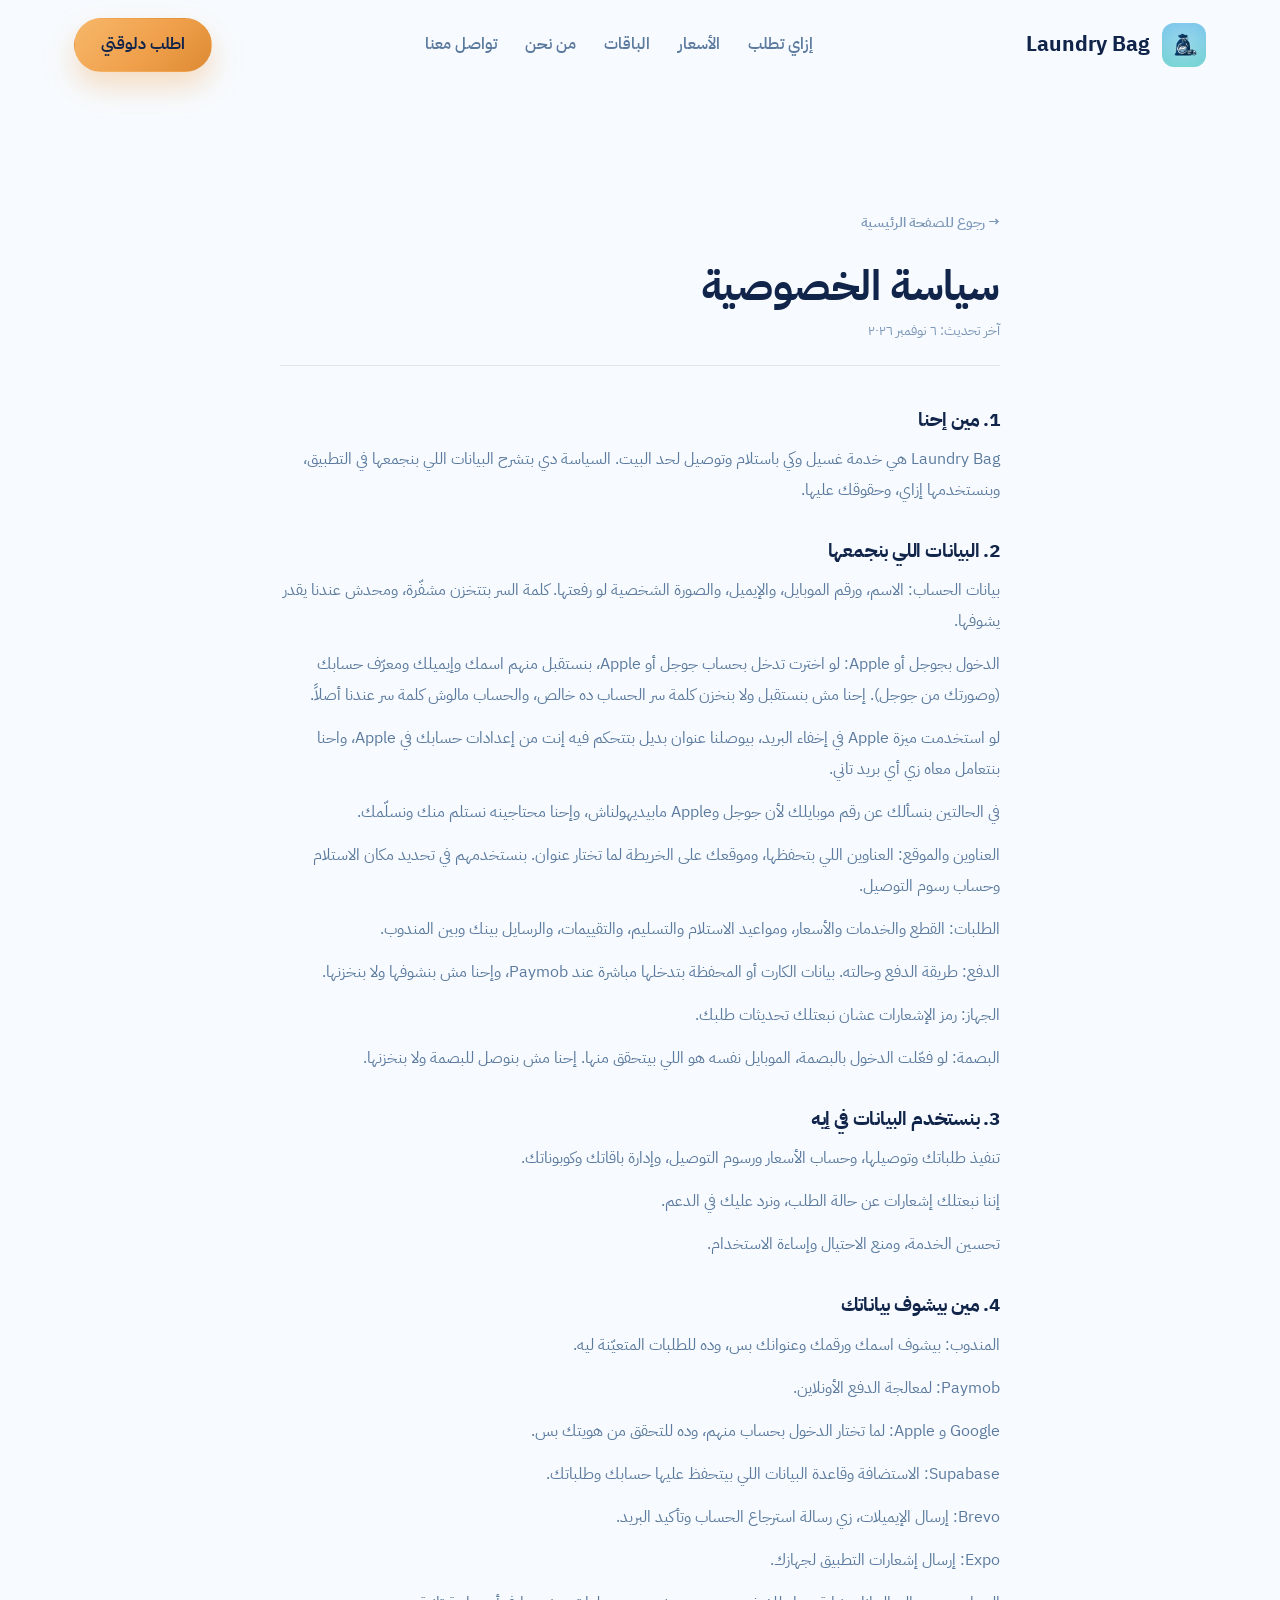
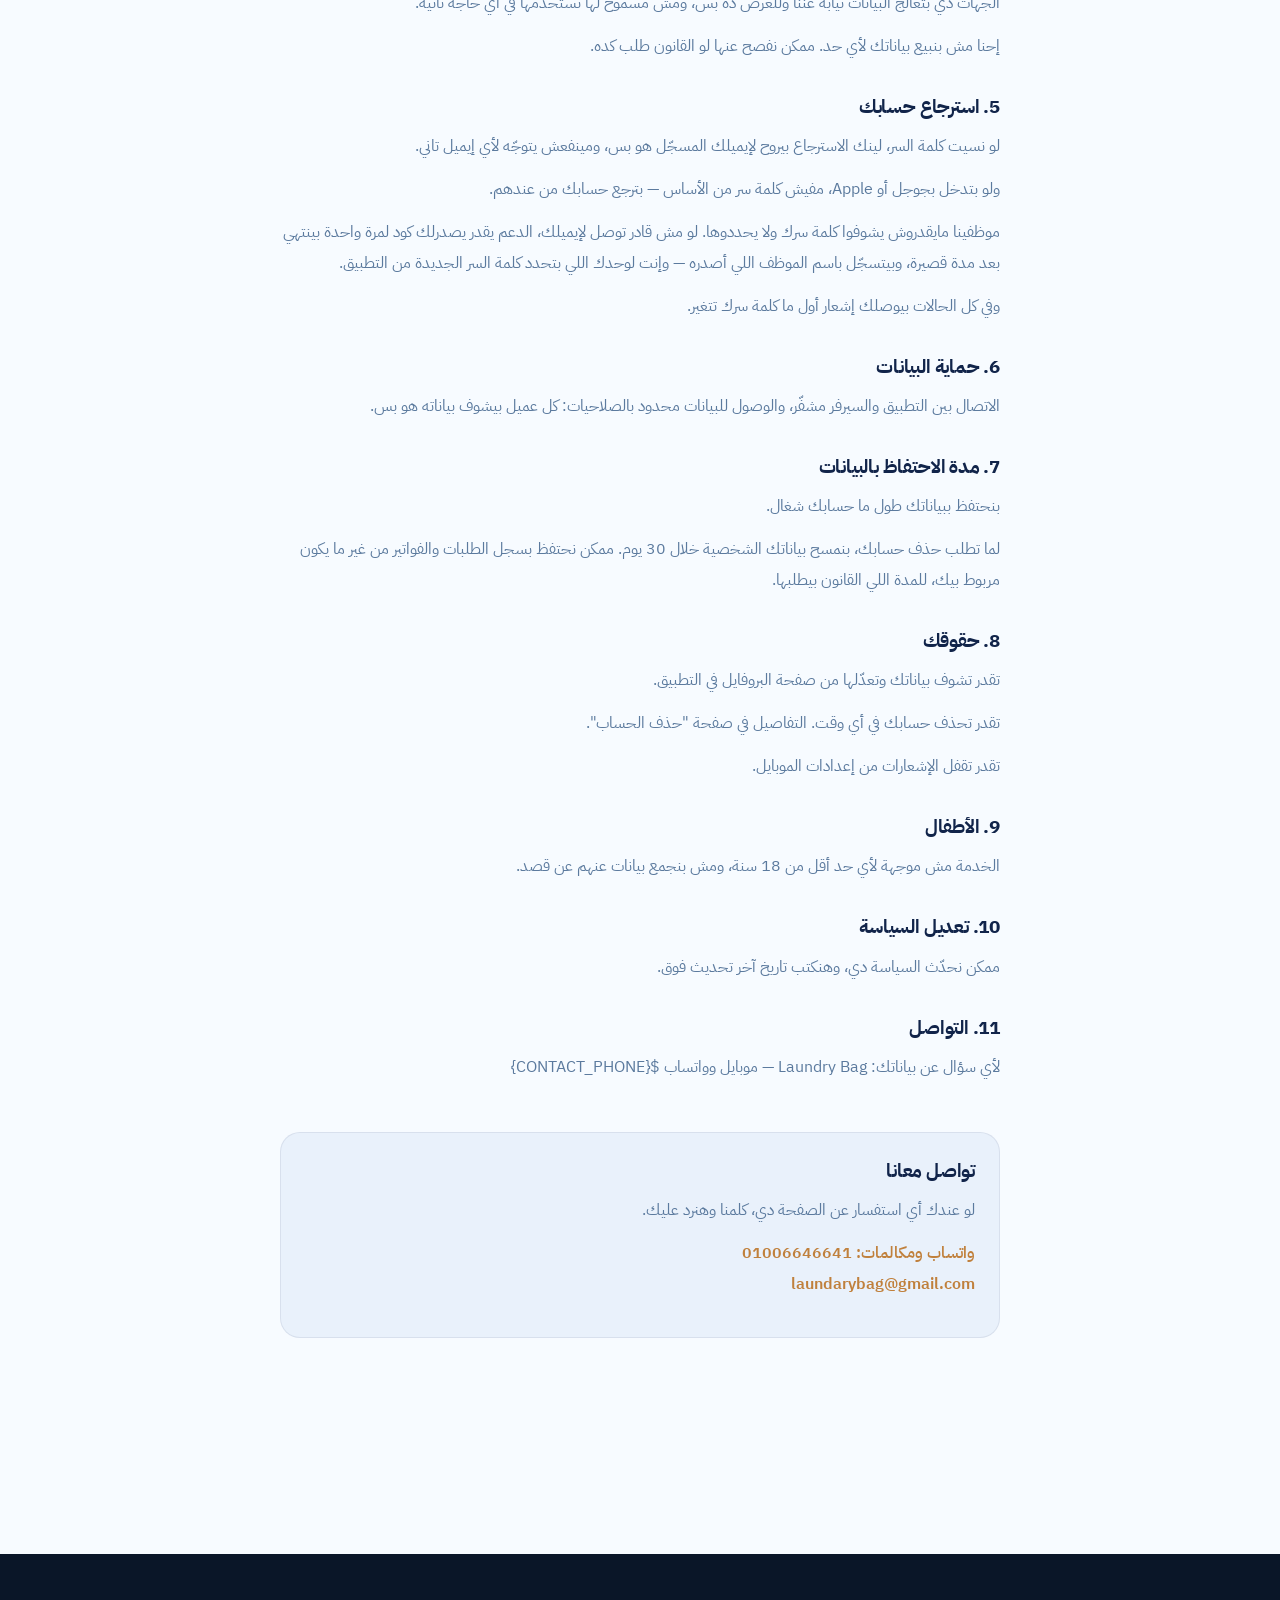
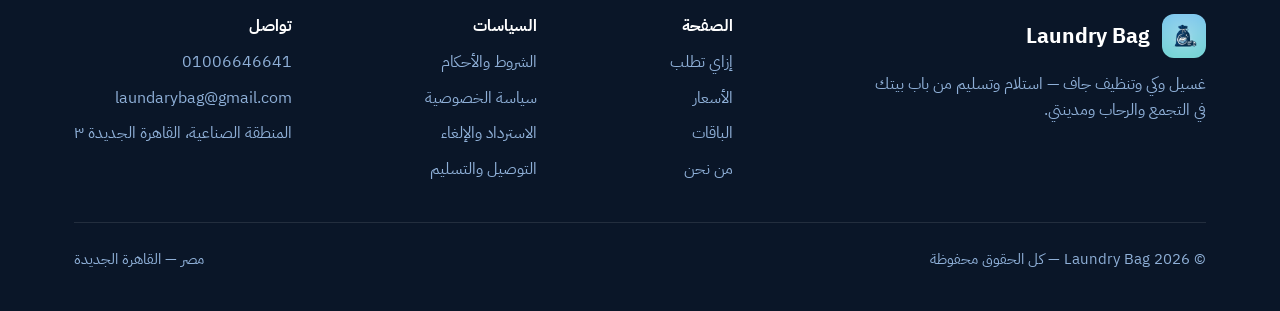
<file: privacy.html>
<!doctype html>
<html lang="ar" dir="rtl">
<head>
  <meta charset="utf-8" />
  <meta name="viewport" content="width=device-width, initial-scale=1" />
  <title>Laundry Bag — سياسة الخصوصية</title>
  <meta name="description" content="إزاي بنجمع بياناتك وبنحميها في Laundry Bag." />
  <link rel="icon" href="assets/app-icon.png" />
  <link rel="preconnect" href="https://fonts.googleapis.com" />
  <link rel="preconnect" href="https://fonts.gstatic.com" crossorigin />
  <link href="https://fonts.googleapis.com/css2?family=IBM+Plex+Sans+Arabic:wght@300;400;500;600;700&display=swap" rel="stylesheet" />
  <link rel="stylesheet" href="assets/app.css" />
</head>
<body class="legal-page">
<header class="nav" id="nav">
  <div class="bar">
    <a class="brand" href="index.html">
      <img src="assets/app-icon.png" alt="Laundry Bag" />
      <b>Laundry Bag</b>
    </a>
    <nav class="nav-links">
      <a href="index.html#how">إزاي تطلب</a>
      <a href="index.html#prices">الأسعار</a>
      <a href="index.html#plans">الباقات</a>
      <a href="index.html#about">من نحن</a>
      <a href="index.html#contact">تواصل معنا</a>
    </nav>
    <a class="btn btn-gold" href="https://wa.me/201006646641" style="padding:13px 26px;font-size:16px">اطلب دلوقتي</a>
  </div>
</header>
<main class="lg-wrap">
  <a class="lg-back" href="index.html">→ رجوع للصفحة الرئيسية</a>
  <h1>سياسة الخصوصية</h1>
  <p class="lg-upd">آخر تحديث: ٦ نوفمبر ٢٠٢٦</p>
  <section class="lg-sec"><h2>1. مين إحنا</h2><p>Laundry Bag هي خدمة غسيل وكي باستلام وتوصيل لحد البيت. السياسة دي بتشرح البيانات اللي بنجمعها في التطبيق، وبنستخدمها إزاي، وحقوقك عليها.</p></section>
  <section class="lg-sec"><h2>2. البيانات اللي بنجمعها</h2><p>بيانات الحساب: الاسم، ورقم الموبايل، والإيميل، والصورة الشخصية لو رفعتها. كلمة السر بتتخزن مشفّرة، ومحدش عندنا يقدر يشوفها.</p><p>الدخول بجوجل أو Apple: لو اخترت تدخل بحساب جوجل أو Apple، بنستقبل منهم اسمك وإيميلك ومعرّف حسابك (وصورتك من جوجل). إحنا مش بنستقبل ولا بنخزن كلمة سر الحساب ده خالص، والحساب مالوش كلمة سر عندنا أصلاً.</p><p>لو استخدمت ميزة Apple في إخفاء البريد، بيوصلنا عنوان بديل بتتحكم فيه إنت من إعدادات حسابك في Apple، واحنا بنتعامل معاه زي أي بريد تاني.</p><p>في الحالتين بنسألك عن رقم موبايلك لأن جوجل وApple مابيديهولناش، وإحنا محتاجينه نستلم منك ونسلّمك.</p><p>العناوين والموقع: العناوين اللي بتحفظها، وموقعك على الخريطة لما تختار عنوان. بنستخدمهم في تحديد مكان الاستلام وحساب رسوم التوصيل.</p><p>الطلبات: القطع والخدمات والأسعار، ومواعيد الاستلام والتسليم، والتقييمات، والرسايل بينك وبين المندوب.</p><p>الدفع: طريقة الدفع وحالته. بيانات الكارت أو المحفظة بتدخلها مباشرة عند Paymob، وإحنا مش بنشوفها ولا بنخزنها.</p><p>الجهاز: رمز الإشعارات عشان نبعتلك تحديثات طلبك.</p><p>البصمة: لو فعّلت الدخول بالبصمة، الموبايل نفسه هو اللي بيتحقق منها. إحنا مش بنوصل للبصمة ولا بنخزنها.</p></section>
  <section class="lg-sec"><h2>3. بنستخدم البيانات في إيه</h2><p>تنفيذ طلباتك وتوصيلها، وحساب الأسعار ورسوم التوصيل، وإدارة باقاتك وكوبوناتك.</p><p>إننا نبعتلك إشعارات عن حالة الطلب، ونرد عليك في الدعم.</p><p>تحسين الخدمة، ومنع الاحتيال وإساءة الاستخدام.</p></section>
  <section class="lg-sec"><h2>4. مين بيشوف بياناتك</h2><p>المندوب: بيشوف اسمك ورقمك وعنوانك بس، وده للطلبات المتعيّنة ليه.</p><p>Paymob: لمعالجة الدفع الأونلاين.</p><p>Google و Apple: لما تختار الدخول بحساب منهم، وده للتحقق من هويتك بس.</p><p>Supabase: الاستضافة وقاعدة البيانات اللي بيتحفظ عليها حسابك وطلباتك.</p><p>Brevo: إرسال الإيميلات، زي رسالة استرجاع الحساب وتأكيد البريد.</p><p>Expo: إرسال إشعارات التطبيق لجهازك.</p><p>الجهات دي بتعالج البيانات نيابة عننا وللغرض ده بس، ومش مسموح لها تستخدمها في أي حاجة تانية.</p><p>إحنا مش بنبيع بياناتك لأي حد. ممكن نفصح عنها لو القانون طلب كده.</p></section>
  <section class="lg-sec"><h2>5. استرجاع حسابك</h2><p>لو نسيت كلمة السر، لينك الاسترجاع بيروح لإيميلك المسجّل هو بس، ومينفعش يتوجّه لأي إيميل تاني.</p><p>ولو بتدخل بجوجل أو Apple، مفيش كلمة سر من الأساس — بترجع حسابك من عندهم.</p><p>موظفينا مايقدروش يشوفوا كلمة سرك ولا يحددوها. لو مش قادر توصل لإيميلك، الدعم يقدر يصدرلك كود لمرة واحدة بينتهي بعد مدة قصيرة، وبيتسجّل باسم الموظف اللي أصدره — وإنت لوحدك اللي بتحدد كلمة السر الجديدة من التطبيق.</p><p>وفي كل الحالات بيوصلك إشعار أول ما كلمة سرك تتغير.</p></section>
  <section class="lg-sec"><h2>6. حماية البيانات</h2><p>الاتصال بين التطبيق والسيرفر مشفّر، والوصول للبيانات محدود بالصلاحيات: كل عميل بيشوف بياناته هو بس.</p></section>
  <section class="lg-sec"><h2>7. مدة الاحتفاظ بالبيانات</h2><p>بنحتفظ ببياناتك طول ما حسابك شغال.</p><p>لما تطلب حذف حسابك، بنمسح بياناتك الشخصية خلال 30 يوم. ممكن نحتفظ بسجل الطلبات والفواتير من غير ما يكون مربوط بيك، للمدة اللي القانون بيطلبها.</p></section>
  <section class="lg-sec"><h2>8. حقوقك</h2><p>تقدر تشوف بياناتك وتعدّلها من صفحة البروفايل في التطبيق.</p><p>تقدر تحذف حسابك في أي وقت. التفاصيل في صفحة "حذف الحساب".</p><p>تقدر تقفل الإشعارات من إعدادات الموبايل.</p></section>
  <section class="lg-sec"><h2>9. الأطفال</h2><p>الخدمة مش موجهة لأي حد أقل من 18 سنة، ومش بنجمع بيانات عنهم عن قصد.</p></section>
  <section class="lg-sec"><h2>10. تعديل السياسة</h2><p>ممكن نحدّث السياسة دي، وهنكتب تاريخ آخر تحديث فوق.</p></section>
  <section class="lg-sec"><h2>11. التواصل</h2><p>لأي سؤال عن بياناتك: Laundry Bag — موبايل وواتساب ${CONTACT_PHONE}</p></section>
  <section class="lg-sec lg-contact">
    <h2>تواصل معانا</h2>
    <p>لو عندك أي استفسار عن الصفحة دي، كلمنا وهنرد عليك.</p>
    <p><a href="https://wa.me/201006646641">واتساب ومكالمات: 01006646641</a><br />
       <a href="mailto:laundarybag@gmail.com">laundarybag@gmail.com</a></p>
  </section>
</main>
<footer>
  <div class="wrap">
    <div class="f">
      <div>
        <a class="brand inv" href="index.html">
          <img src="assets/app-icon.png" alt="Laundry Bag" /><b>Laundry Bag</b></a>
        <p style="margin-top:14px;max-width:34ch">غسيل وكي وتنظيف جاف — استلام وتسليم من باب بيتك
          في التجمع والرحاب ومدينتي.</p>
      </div>
      <div class="links">
        <b style="color:#fff">الصفحة</b>
        <a href="index.html#how">إزاي تطلب</a><a href="index.html#prices">الأسعار</a>
        <a href="index.html#plans">الباقات</a><a href="index.html#about">من نحن</a>
      </div>
      <div class="links">
        <b style="color:#fff">السياسات</b>
        <a href="terms.html">الشروط والأحكام</a>
        <a href="privacy.html">سياسة الخصوصية</a>
        <a href="refund.html">الاسترداد والإلغاء</a>
        <a href="shipping.html">التوصيل والتسليم</a>
      </div>
      <div class="links">
        <b style="color:#fff">تواصل</b>
        <a href="https://wa.me/201006646641">01006646641</a>
        <a href="mailto:laundarybag@gmail.com">laundarybag@gmail.com</a>
        <span>المنطقة الصناعية، القاهرة الجديدة ٣</span>
      </div>
    </div>
    <div class="bot">
      <span>© 2026 Laundry Bag — كل الحقوق محفوظة</span>
      <span>مصر — القاهرة الجديدة</span>
    </div>
  </div>
</footer>
</body>
</html>
</file>
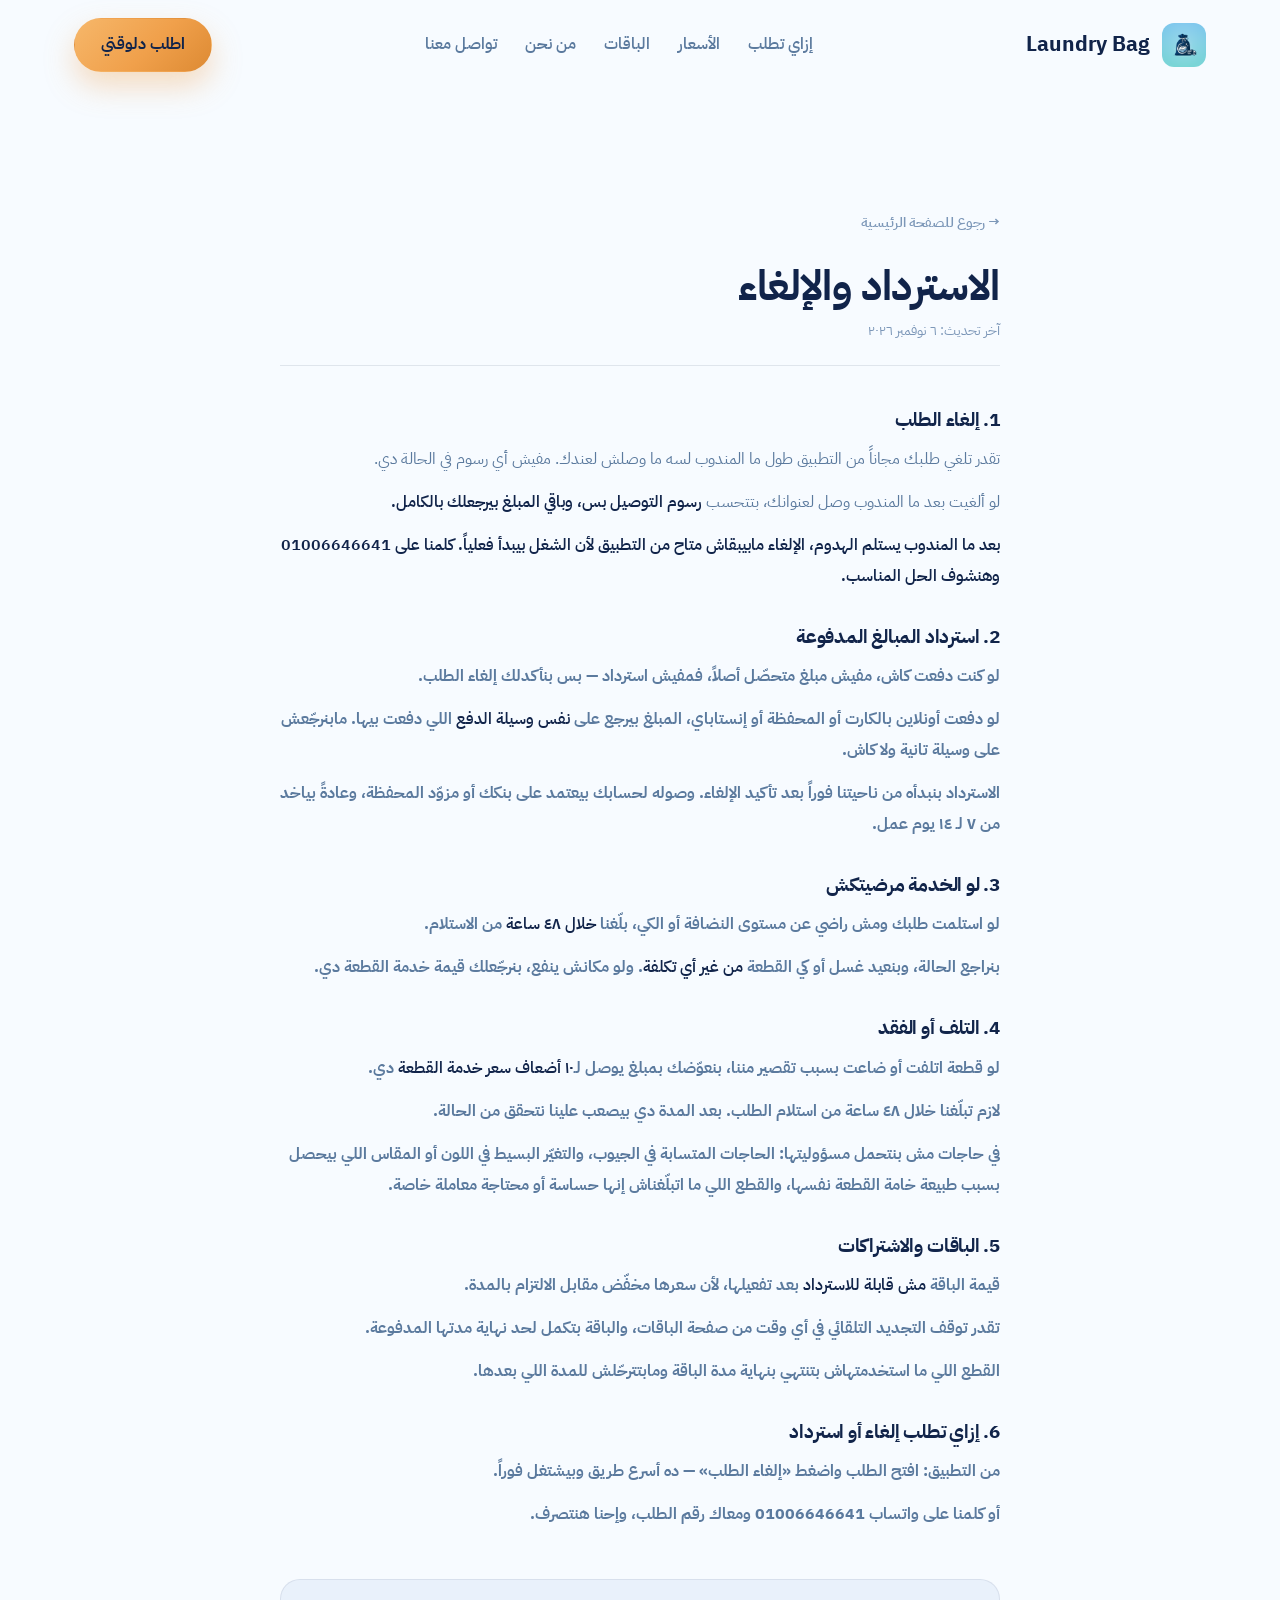
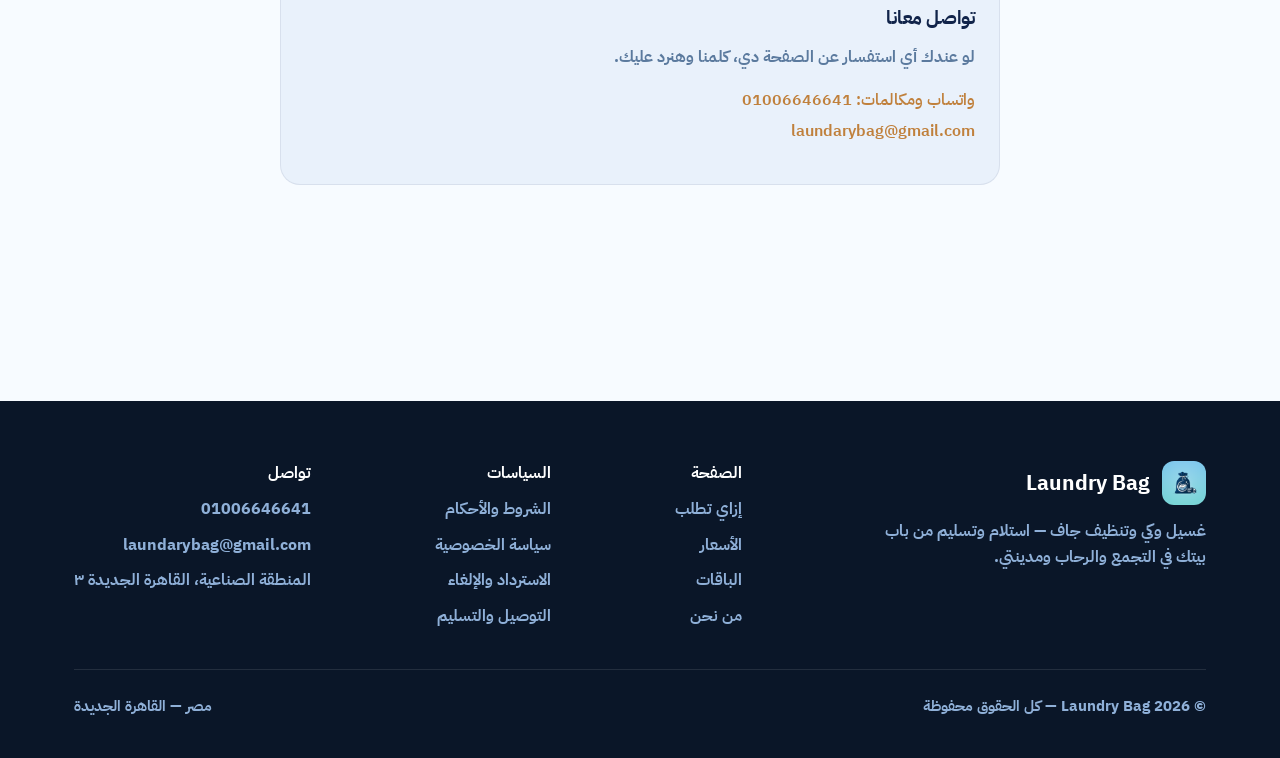
<file: refund.html>
<!doctype html>
<html lang="ar" dir="rtl">
<head>
  <meta charset="utf-8" />
  <meta name="viewport" content="width=device-width, initial-scale=1" />
  <title>Laundry Bag — الاسترداد والإلغاء</title>
  <meta name="description" content="سياسة إلغاء الطلبات واسترداد المبالغ في Laundry Bag." />
  <link rel="icon" href="assets/app-icon.png" />
  <link rel="preconnect" href="https://fonts.googleapis.com" />
  <link rel="preconnect" href="https://fonts.gstatic.com" crossorigin />
  <link href="https://fonts.googleapis.com/css2?family=IBM+Plex+Sans+Arabic:wght@300;400;500;600;700&display=swap" rel="stylesheet" />
  <link rel="stylesheet" href="assets/app.css" />
</head>
<body class="legal-page">
<header class="nav" id="nav">
  <div class="bar">
    <a class="brand" href="index.html">
      <img src="assets/app-icon.png" alt="Laundry Bag" />
      <b>Laundry Bag</b>
    </a>
    <nav class="nav-links">
      <a href="index.html#how">إزاي تطلب</a>
      <a href="index.html#prices">الأسعار</a>
      <a href="index.html#plans">الباقات</a>
      <a href="index.html#about">من نحن</a>
      <a href="index.html#contact">تواصل معنا</a>
    </nav>
    <a class="btn btn-gold" href="https://wa.me/201006646641" style="padding:13px 26px;font-size:16px">اطلب دلوقتي</a>
  </div>
</header>
<main class="lg-wrap">
  <a class="lg-back" href="index.html">→ رجوع للصفحة الرئيسية</a>
  <h1>الاسترداد والإلغاء</h1>
  <p class="lg-upd">آخر تحديث: ٦ نوفمبر ٢٠٢٦</p>
  <section class="lg-sec"><h2>1. إلغاء الطلب</h2><p>تقدر تلغي طلبك مجاناً من التطبيق طول ما المندوب لسه ما وصلش لعندك. مفيش أي رسوم في الحالة دي.</p><p>لو ألغيت بعد ما المندوب وصل لعنوانك، بتتحسب <b>رسوم التوصيل بس</u>، وباقي المبلغ بيرجعلك بالكامل.</p><p>بعد ما المندوب يستلم الهدوم، الإلغاء مابيبقاش متاح من التطبيق لأن الشغل بيبدأ فعلياً. كلمنا على 01006646641 وهنشوف الحل المناسب.</p></section>
  <section class="lg-sec"><h2>2. استرداد المبالغ المدفوعة</h2><p>لو كنت دفعت كاش، مفيش مبلغ متحصّل أصلاً، فمفيش استرداد — بس بنأكدلك إلغاء الطلب.</p><p>لو دفعت أونلاين بالكارت أو المحفظة أو إنستاباي، المبلغ بيرجع على <b>نفس وسيلة الدفع</b> اللي دفعت بيها. مابنرجّعش على وسيلة تانية ولا كاش.</p><p>الاسترداد بنبدأه من ناحيتنا فوراً بعد تأكيد الإلغاء. وصوله لحسابك بيعتمد على بنكك أو مزوّد المحفظة، وعادةً بياخد من ٧ لـ ١٤ يوم عمل.</p></section>
  <section class="lg-sec"><h2>3. لو الخدمة مرضيتكش</h2><p>لو استلمت طلبك ومش راضي عن مستوى النضافة أو الكي، بلّغنا <b>خلال ٤٨ ساعة</b> من الاستلام.</p><p>بنراجع الحالة، وبنعيد غسل أو كي القطعة <b>من غير أي تكلفة</b>. ولو مكانش ينفع، بنرجّعلك قيمة خدمة القطعة دي.</p></section>
  <section class="lg-sec"><h2>4. التلف أو الفقد</h2><p>لو قطعة اتلفت أو ضاعت بسبب تقصير مننا، بنعوّضك بمبلغ يوصل لـ<b>١٠ أضعاف سعر خدمة القطعة</b> دي.</p><p>لازم تبلّغنا خلال ٤٨ ساعة من استلام الطلب. بعد المدة دي بيصعب علينا نتحقق من الحالة.</p><p>في حاجات مش بنتحمل مسؤوليتها: الحاجات المتسابة في الجيوب، والتغيّر البسيط في اللون أو المقاس اللي بيحصل بسبب طبيعة خامة القطعة نفسها، والقطع اللي ما اتبلّغناش إنها حساسة أو محتاجة معاملة خاصة.</p></section>
  <section class="lg-sec"><h2>5. الباقات والاشتراكات</h2><p>قيمة الباقة <b>مش قابلة للاسترداد</b> بعد تفعيلها، لأن سعرها مخفّض مقابل الالتزام بالمدة.</p><p>تقدر توقف التجديد التلقائي في أي وقت من صفحة الباقات، والباقة بتكمل لحد نهاية مدتها المدفوعة.</p><p>القطع اللي ما استخدمتهاش بتنتهي بنهاية مدة الباقة ومابتترحّلش للمدة اللي بعدها.</p></section>
  <section class="lg-sec"><h2>6. إزاي تطلب إلغاء أو استرداد</h2><p>من التطبيق: افتح الطلب واضغط «إلغاء الطلب» — ده أسرع طريق وبيشتغل فوراً.</p><p>أو كلمنا على واتساب 01006646641 ومعاك رقم الطلب، وإحنا هنتصرف.</p></section>
  <section class="lg-sec lg-contact">
    <h2>تواصل معانا</h2>
    <p>لو عندك أي استفسار عن الصفحة دي، كلمنا وهنرد عليك.</p>
    <p><a href="https://wa.me/201006646641">واتساب ومكالمات: 01006646641</a><br />
       <a href="mailto:laundarybag@gmail.com">laundarybag@gmail.com</a></p>
  </section>
</main>
<footer>
  <div class="wrap">
    <div class="f">
      <div>
        <a class="brand inv" href="index.html">
          <img src="assets/app-icon.png" alt="Laundry Bag" /><b>Laundry Bag</b></a>
        <p style="margin-top:14px;max-width:34ch">غسيل وكي وتنظيف جاف — استلام وتسليم من باب بيتك
          في التجمع والرحاب ومدينتي.</p>
      </div>
      <div class="links">
        <b style="color:#fff">الصفحة</b>
        <a href="index.html#how">إزاي تطلب</a><a href="index.html#prices">الأسعار</a>
        <a href="index.html#plans">الباقات</a><a href="index.html#about">من نحن</a>
      </div>
      <div class="links">
        <b style="color:#fff">السياسات</b>
        <a href="terms.html">الشروط والأحكام</a>
        <a href="privacy.html">سياسة الخصوصية</a>
        <a href="refund.html">الاسترداد والإلغاء</a>
        <a href="shipping.html">التوصيل والتسليم</a>
      </div>
      <div class="links">
        <b style="color:#fff">تواصل</b>
        <a href="https://wa.me/201006646641">01006646641</a>
        <a href="mailto:laundarybag@gmail.com">laundarybag@gmail.com</a>
        <span>المنطقة الصناعية، القاهرة الجديدة ٣</span>
      </div>
    </div>
    <div class="bot">
      <span>© 2026 Laundry Bag — كل الحقوق محفوظة</span>
      <span>مصر — القاهرة الجديدة</span>
    </div>
  </div>
</footer>
</body>
</html>
</file>
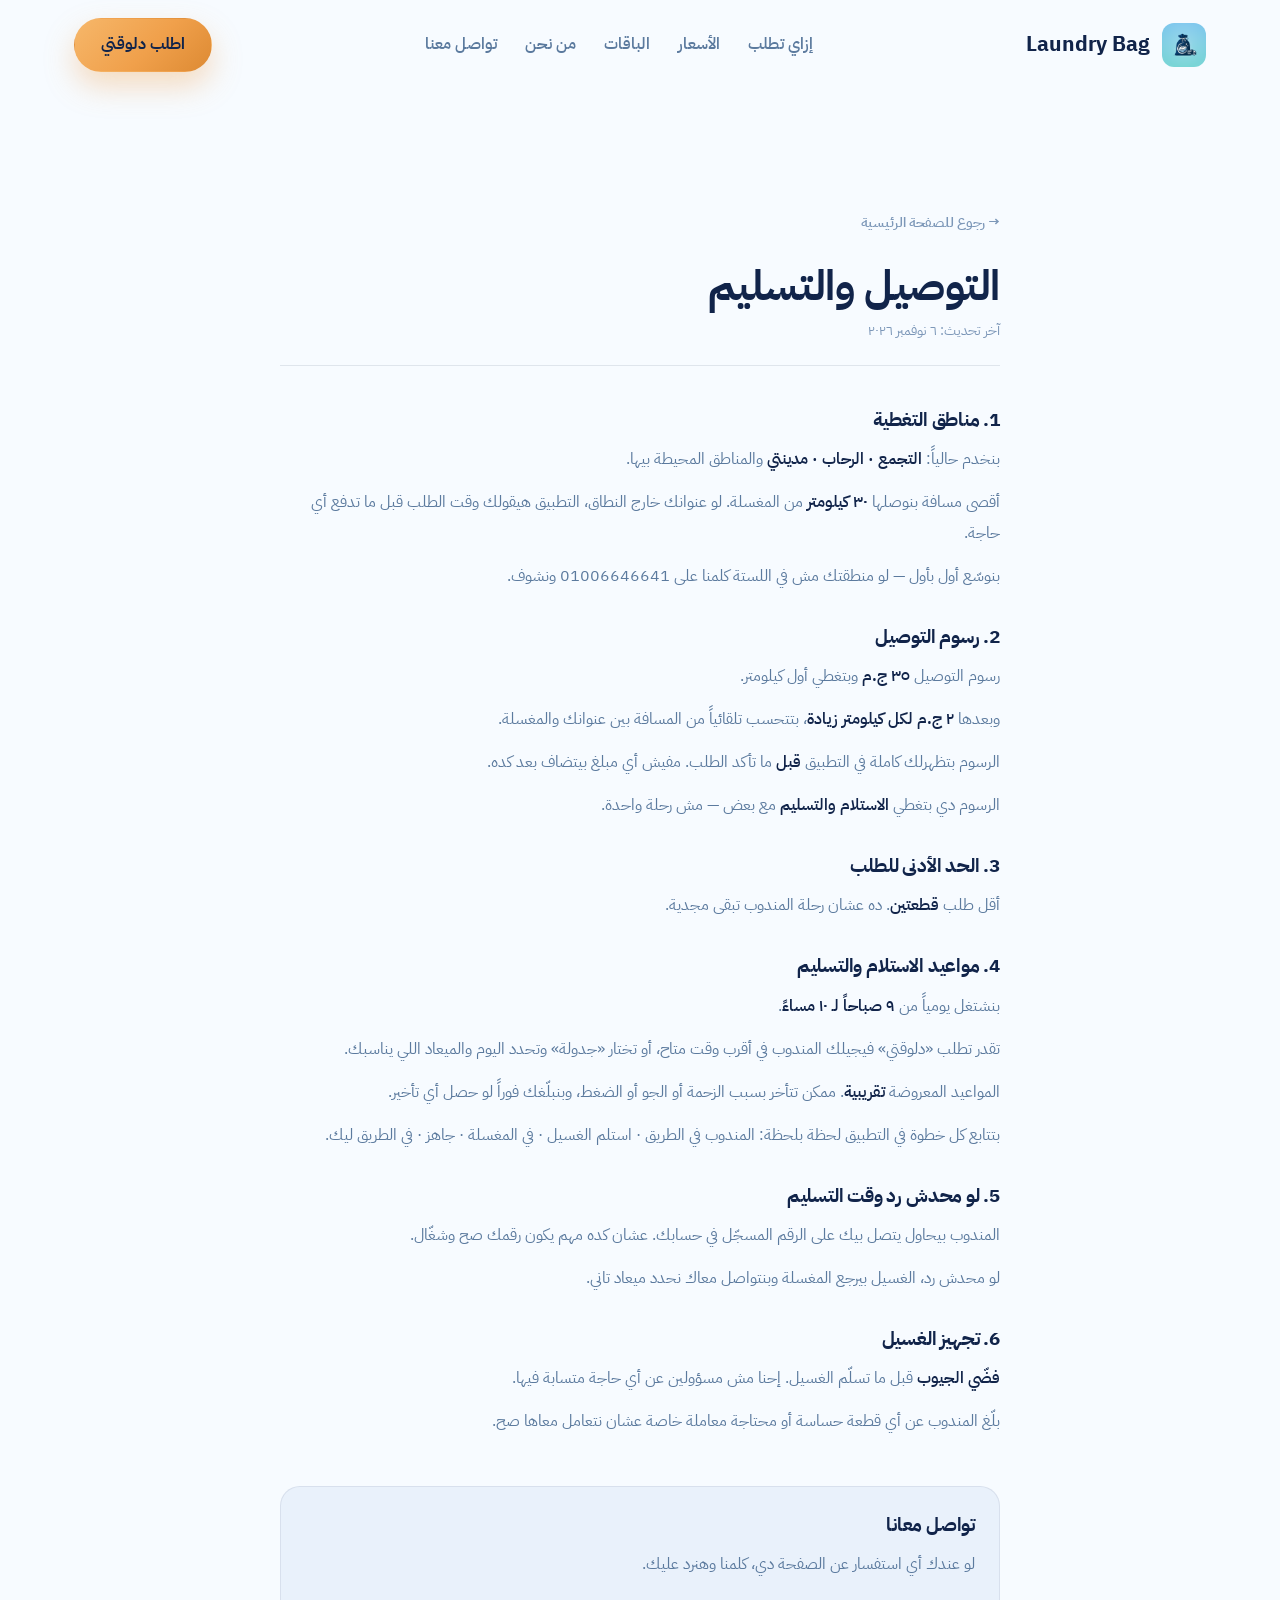
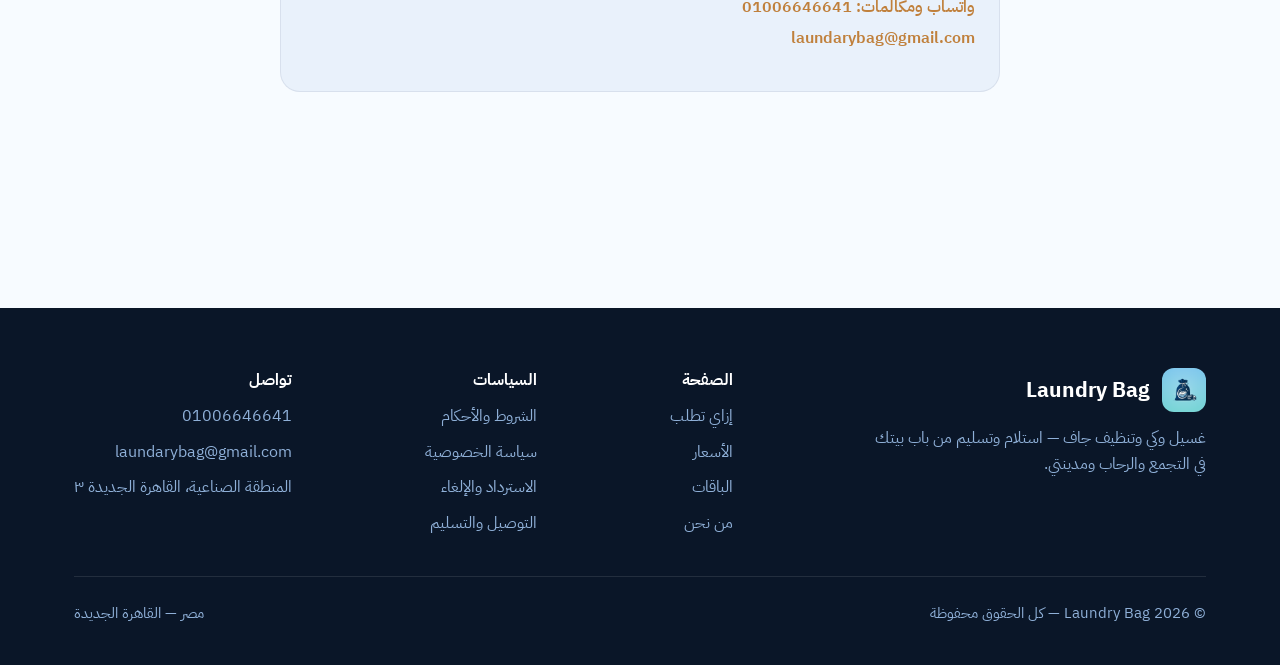
<file: shipping.html>
<!doctype html>
<html lang="ar" dir="rtl">
<head>
  <meta charset="utf-8" />
  <meta name="viewport" content="width=device-width, initial-scale=1" />
  <title>Laundry Bag — التوصيل والتسليم</title>
  <meta name="description" content="مناطق التغطية ورسوم التوصيل والمواعيد في Laundry Bag." />
  <link rel="icon" href="assets/app-icon.png" />
  <link rel="preconnect" href="https://fonts.googleapis.com" />
  <link rel="preconnect" href="https://fonts.gstatic.com" crossorigin />
  <link href="https://fonts.googleapis.com/css2?family=IBM+Plex+Sans+Arabic:wght@300;400;500;600;700&display=swap" rel="stylesheet" />
  <link rel="stylesheet" href="assets/app.css" />
</head>
<body class="legal-page">
<header class="nav" id="nav">
  <div class="bar">
    <a class="brand" href="index.html">
      <img src="assets/app-icon.png" alt="Laundry Bag" />
      <b>Laundry Bag</b>
    </a>
    <nav class="nav-links">
      <a href="index.html#how">إزاي تطلب</a>
      <a href="index.html#prices">الأسعار</a>
      <a href="index.html#plans">الباقات</a>
      <a href="index.html#about">من نحن</a>
      <a href="index.html#contact">تواصل معنا</a>
    </nav>
    <a class="btn btn-gold" href="https://wa.me/201006646641" style="padding:13px 26px;font-size:16px">اطلب دلوقتي</a>
  </div>
</header>
<main class="lg-wrap">
  <a class="lg-back" href="index.html">→ رجوع للصفحة الرئيسية</a>
  <h1>التوصيل والتسليم</h1>
  <p class="lg-upd">آخر تحديث: ٦ نوفمبر ٢٠٢٦</p>
  <section class="lg-sec"><h2>1. مناطق التغطية</h2><p>بنخدم حالياً: <b>التجمع · الرحاب · مدينتي</b> والمناطق المحيطة بيها.</p><p>أقصى مسافة بنوصلها <b>٣٠ كيلومتر</b> من المغسلة. لو عنوانك خارج النطاق، التطبيق هيقولك وقت الطلب قبل ما تدفع أي حاجة.</p><p>بنوسّع أول بأول — لو منطقتك مش في اللستة كلمنا على 01006646641 ونشوف.</p></section>
  <section class="lg-sec"><h2>2. رسوم التوصيل</h2><p>رسوم التوصيل <b>٣٥ ج.م</b> وبتغطي أول كيلومتر.</p><p>وبعدها <b>٢ ج.م لكل كيلومتر زيادة</b>، بتتحسب تلقائياً من المسافة بين عنوانك والمغسلة.</p><p>الرسوم بتظهرلك كاملة في التطبيق <b>قبل</b> ما تأكد الطلب. مفيش أي مبلغ بيتضاف بعد كده.</p><p>الرسوم دي بتغطي <b>الاستلام والتسليم</b> مع بعض — مش رحلة واحدة.</p></section>
  <section class="lg-sec"><h2>3. الحد الأدنى للطلب</h2><p>أقل طلب <b>قطعتين</b>. ده عشان رحلة المندوب تبقى مجدية.</p></section>
  <section class="lg-sec"><h2>4. مواعيد الاستلام والتسليم</h2><p>بنشتغل يومياً من <b>٩ صباحاً لـ ١٠ مساءً</b>.</p><p>تقدر تطلب «دلوقتي» فيجيلك المندوب في أقرب وقت متاح، أو تختار «جدولة» وتحدد اليوم والميعاد اللي يناسبك.</p><p>المواعيد المعروضة <b>تقريبية</b>. ممكن تتأخر بسبب الزحمة أو الجو أو الضغط، وبنبلّغك فوراً لو حصل أي تأخير.</p><p>بتتابع كل خطوة في التطبيق لحظة بلحظة: المندوب في الطريق · استلم الغسيل · في المغسلة · جاهز · في الطريق ليك.</p></section>
  <section class="lg-sec"><h2>5. لو محدش رد وقت التسليم</h2><p>المندوب بيحاول يتصل بيك على الرقم المسجّل في حسابك. عشان كده مهم يكون رقمك صح وشغّال.</p><p>لو محدش رد، الغسيل بيرجع المغسلة وبنتواصل معاك نحدد ميعاد تاني.</p></section>
  <section class="lg-sec"><h2>6. تجهيز الغسيل</h2><p><b>فضّي الجيوب</b> قبل ما تسلّم الغسيل. إحنا مش مسؤولين عن أي حاجة متسابة فيها.</p><p>بلّغ المندوب عن أي قطعة حساسة أو محتاجة معاملة خاصة عشان نتعامل معاها صح.</p></section>
  <section class="lg-sec lg-contact">
    <h2>تواصل معانا</h2>
    <p>لو عندك أي استفسار عن الصفحة دي، كلمنا وهنرد عليك.</p>
    <p><a href="https://wa.me/201006646641">واتساب ومكالمات: 01006646641</a><br />
       <a href="mailto:laundarybag@gmail.com">laundarybag@gmail.com</a></p>
  </section>
</main>
<footer>
  <div class="wrap">
    <div class="f">
      <div>
        <a class="brand inv" href="index.html">
          <img src="assets/app-icon.png" alt="Laundry Bag" /><b>Laundry Bag</b></a>
        <p style="margin-top:14px;max-width:34ch">غسيل وكي وتنظيف جاف — استلام وتسليم من باب بيتك
          في التجمع والرحاب ومدينتي.</p>
      </div>
      <div class="links">
        <b style="color:#fff">الصفحة</b>
        <a href="index.html#how">إزاي تطلب</a><a href="index.html#prices">الأسعار</a>
        <a href="index.html#plans">الباقات</a><a href="index.html#about">من نحن</a>
      </div>
      <div class="links">
        <b style="color:#fff">السياسات</b>
        <a href="terms.html">الشروط والأحكام</a>
        <a href="privacy.html">سياسة الخصوصية</a>
        <a href="refund.html">الاسترداد والإلغاء</a>
        <a href="shipping.html">التوصيل والتسليم</a>
      </div>
      <div class="links">
        <b style="color:#fff">تواصل</b>
        <a href="https://wa.me/201006646641">01006646641</a>
        <a href="mailto:laundarybag@gmail.com">laundarybag@gmail.com</a>
        <span>المنطقة الصناعية، القاهرة الجديدة ٣</span>
      </div>
    </div>
    <div class="bot">
      <span>© 2026 Laundry Bag — كل الحقوق محفوظة</span>
      <span>مصر — القاهرة الجديدة</span>
    </div>
  </div>
</footer>
</body>
</html>
</file>
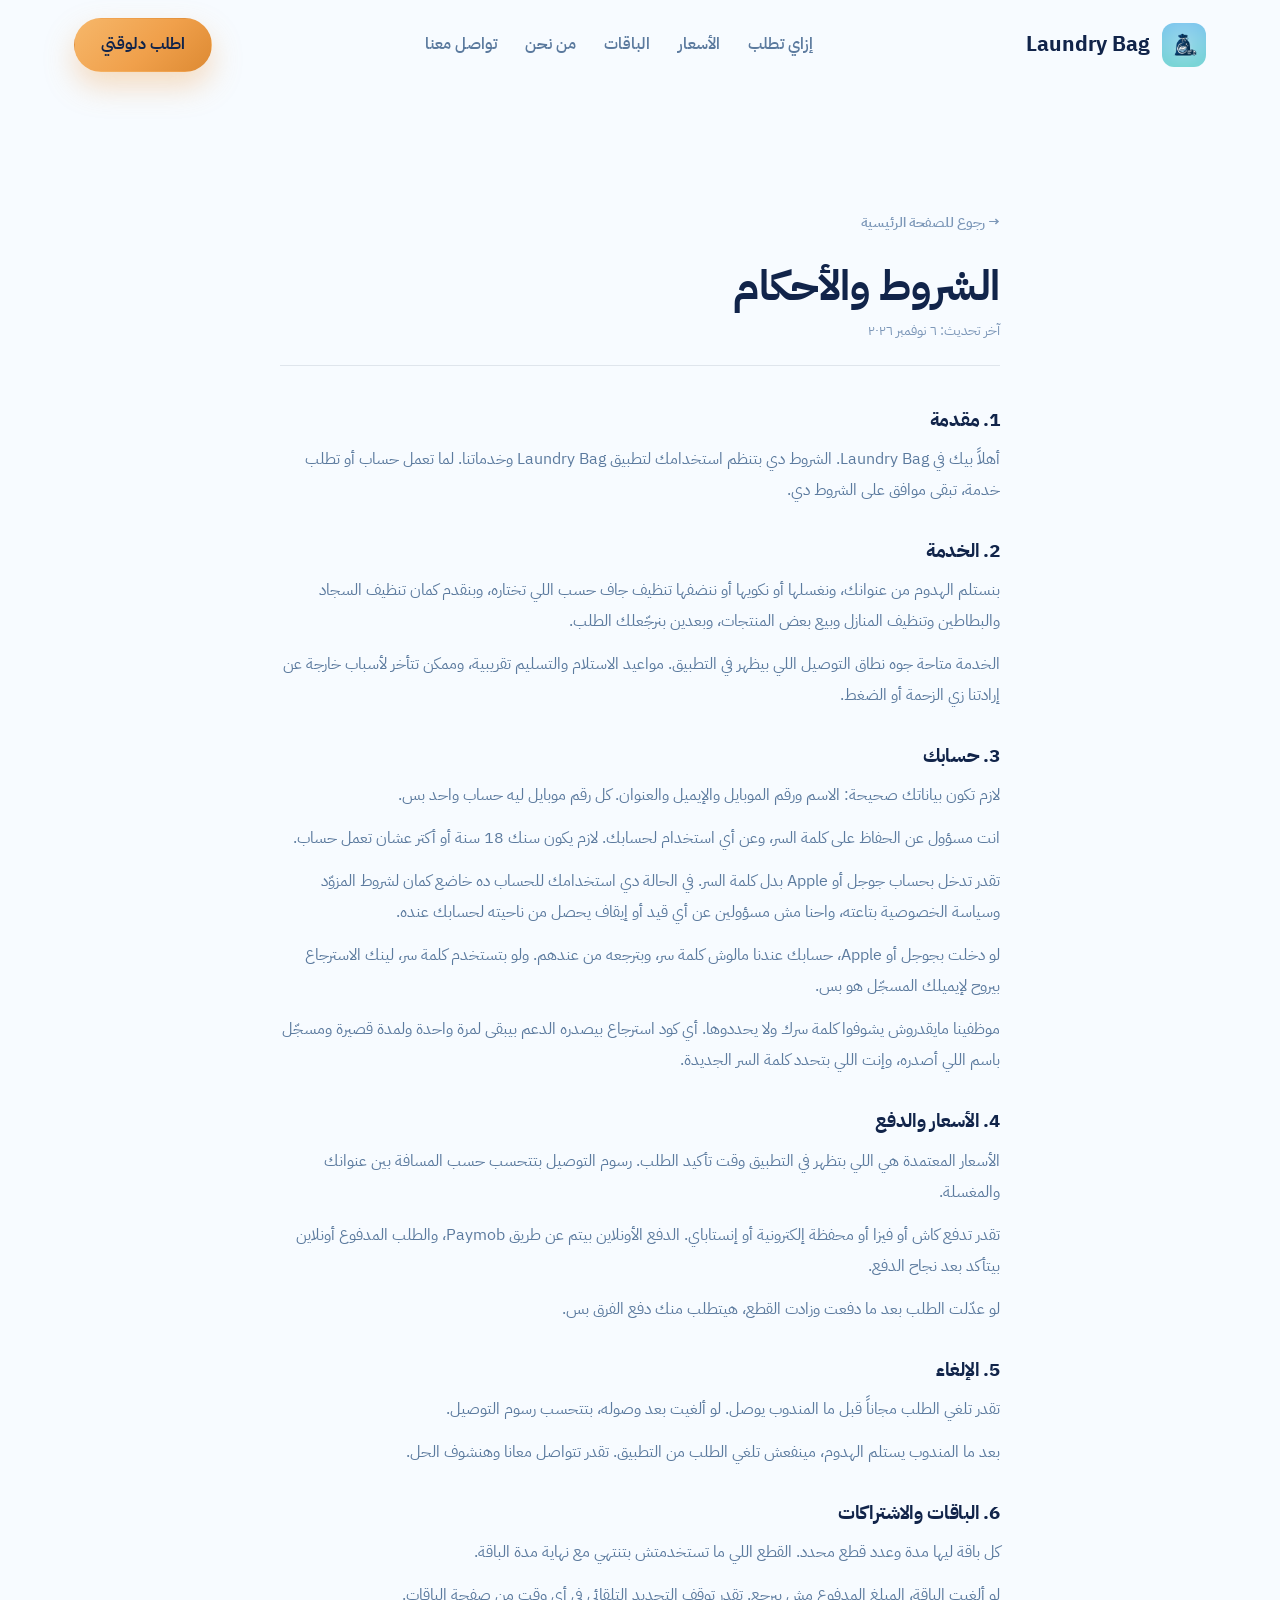
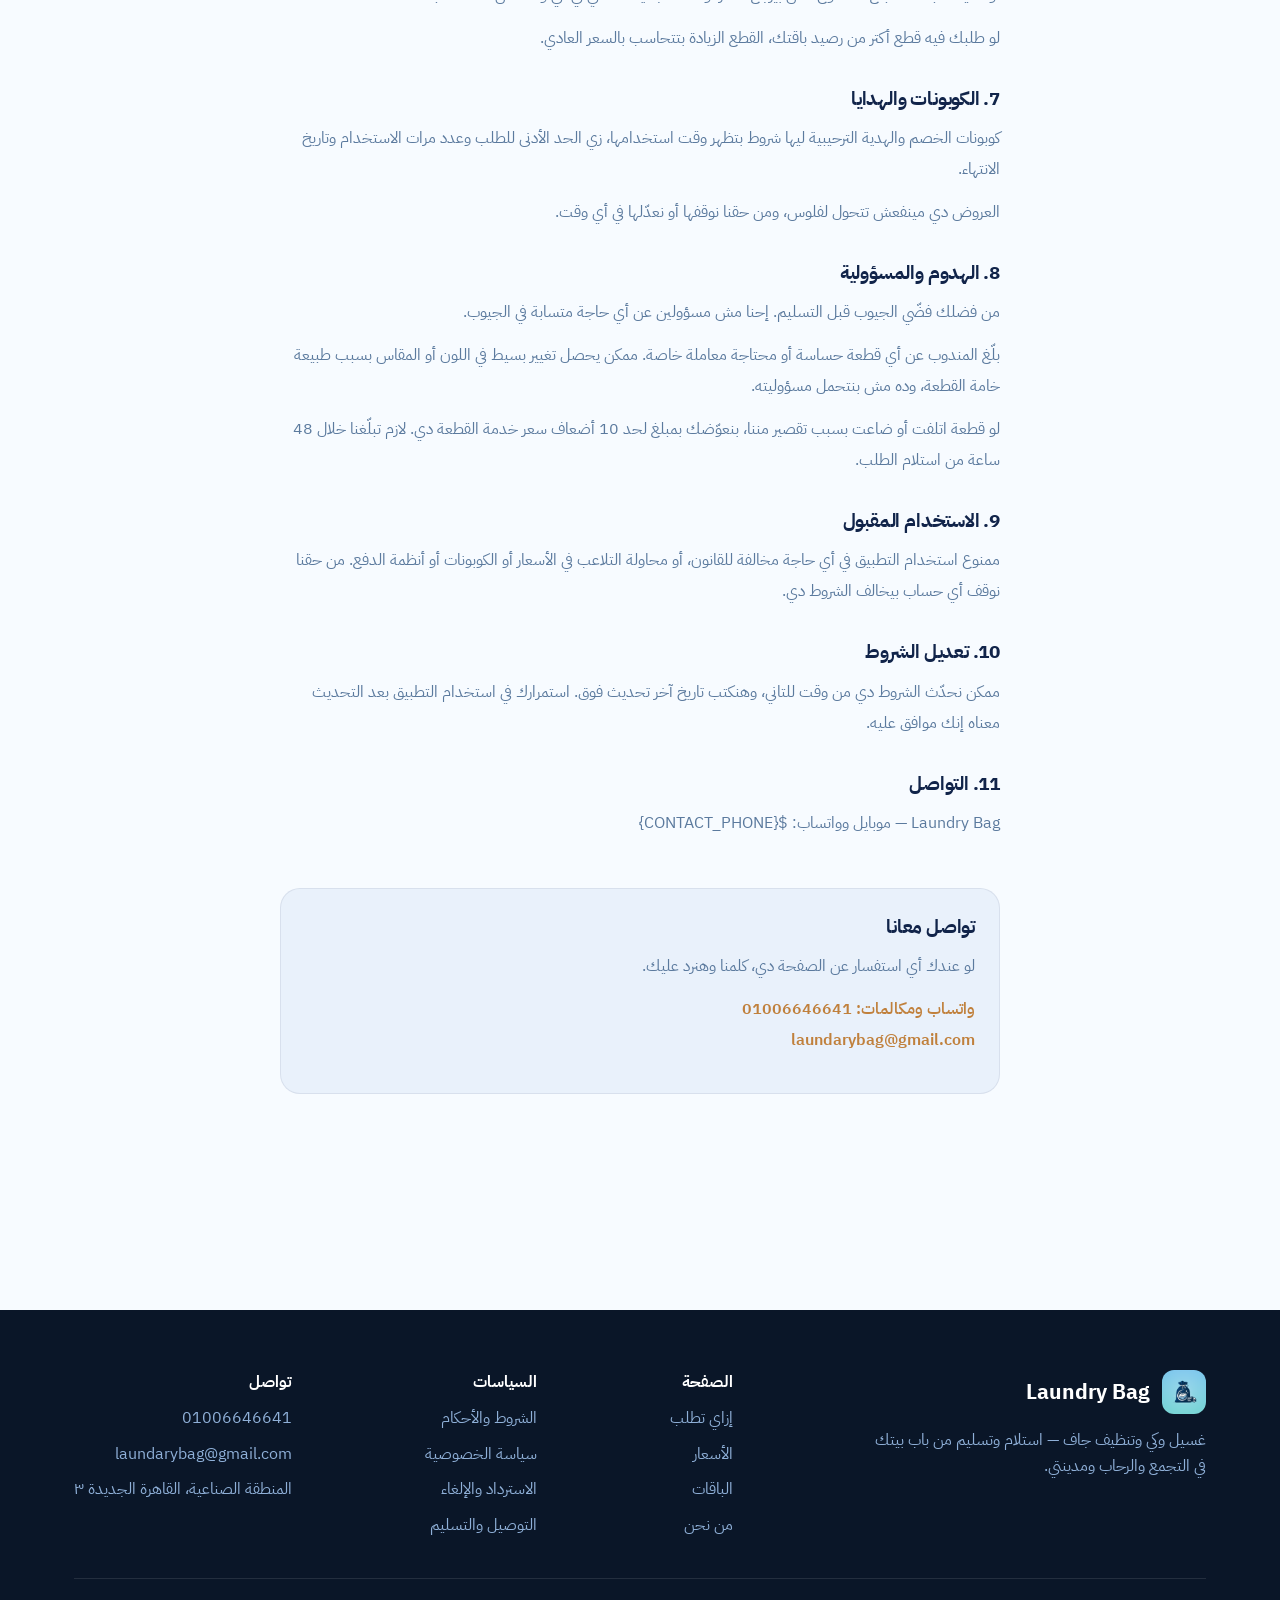
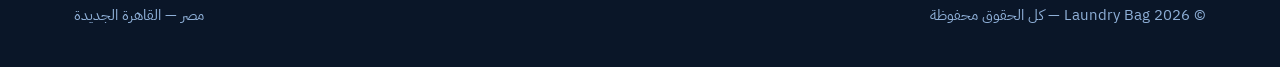
<file: terms.html>
<!doctype html>
<html lang="ar" dir="rtl">
<head>
  <meta charset="utf-8" />
  <meta name="viewport" content="width=device-width, initial-scale=1" />
  <title>Laundry Bag — الشروط والأحكام</title>
  <meta name="description" content="شروط وأحكام استخدام خدمات Laundry Bag." />
  <link rel="icon" href="assets/app-icon.png" />
  <link rel="preconnect" href="https://fonts.googleapis.com" />
  <link rel="preconnect" href="https://fonts.gstatic.com" crossorigin />
  <link href="https://fonts.googleapis.com/css2?family=IBM+Plex+Sans+Arabic:wght@300;400;500;600;700&display=swap" rel="stylesheet" />
  <link rel="stylesheet" href="assets/app.css" />
</head>
<body class="legal-page">
<header class="nav" id="nav">
  <div class="bar">
    <a class="brand" href="index.html">
      <img src="assets/app-icon.png" alt="Laundry Bag" />
      <b>Laundry Bag</b>
    </a>
    <nav class="nav-links">
      <a href="index.html#how">إزاي تطلب</a>
      <a href="index.html#prices">الأسعار</a>
      <a href="index.html#plans">الباقات</a>
      <a href="index.html#about">من نحن</a>
      <a href="index.html#contact">تواصل معنا</a>
    </nav>
    <a class="btn btn-gold" href="https://wa.me/201006646641" style="padding:13px 26px;font-size:16px">اطلب دلوقتي</a>
  </div>
</header>
<main class="lg-wrap">
  <a class="lg-back" href="index.html">→ رجوع للصفحة الرئيسية</a>
  <h1>الشروط والأحكام</h1>
  <p class="lg-upd">آخر تحديث: ٦ نوفمبر ٢٠٢٦</p>
  <section class="lg-sec"><h2>1. مقدمة</h2><p>أهلاً بيك في Laundry Bag. الشروط دي بتنظم استخدامك لتطبيق Laundry Bag وخدماتنا. لما تعمل حساب أو تطلب خدمة، تبقى موافق على الشروط دي.</p></section>
  <section class="lg-sec"><h2>2. الخدمة</h2><p>بنستلم الهدوم من عنوانك، ونغسلها أو نكويها أو ننضفها تنظيف جاف حسب اللي تختاره، وبنقدم كمان تنظيف السجاد والبطاطين وتنظيف المنازل وبيع بعض المنتجات، وبعدين بنرجّعلك الطلب.</p><p>الخدمة متاحة جوه نطاق التوصيل اللي بيظهر في التطبيق. مواعيد الاستلام والتسليم تقريبية، وممكن تتأخر لأسباب خارجة عن إرادتنا زي الزحمة أو الضغط.</p></section>
  <section class="lg-sec"><h2>3. حسابك</h2><p>لازم تكون بياناتك صحيحة: الاسم ورقم الموبايل والإيميل والعنوان. كل رقم موبايل ليه حساب واحد بس.</p><p>انت مسؤول عن الحفاظ على كلمة السر، وعن أي استخدام لحسابك. لازم يكون سنك 18 سنة أو أكتر عشان تعمل حساب.</p><p>تقدر تدخل بحساب جوجل أو Apple بدل كلمة السر. في الحالة دي استخدامك للحساب ده خاضع كمان لشروط المزوّد وسياسة الخصوصية بتاعته، واحنا مش مسؤولين عن أي قيد أو إيقاف يحصل من ناحيته لحسابك عنده.</p><p>لو دخلت بجوجل أو Apple، حسابك عندنا مالوش كلمة سر، وبترجعه من عندهم. ولو بتستخدم كلمة سر، لينك الاسترجاع بيروح لإيميلك المسجّل هو بس.</p><p>موظفينا مايقدروش يشوفوا كلمة سرك ولا يحددوها. أي كود استرجاع بيصدره الدعم بيبقى لمرة واحدة ولمدة قصيرة ومسجّل باسم اللي أصدره، وإنت اللي بتحدد كلمة السر الجديدة.</p></section>
  <section class="lg-sec"><h2>4. الأسعار والدفع</h2><p>الأسعار المعتمدة هي اللي بتظهر في التطبيق وقت تأكيد الطلب. رسوم التوصيل بتتحسب حسب المسافة بين عنوانك والمغسلة.</p><p>تقدر تدفع كاش أو فيزا أو محفظة إلكترونية أو إنستاباي. الدفع الأونلاين بيتم عن طريق Paymob، والطلب المدفوع أونلاين بيتأكد بعد نجاح الدفع.</p><p>لو عدّلت الطلب بعد ما دفعت وزادت القطع، هيتطلب منك دفع الفرق بس.</p></section>
  <section class="lg-sec"><h2>5. الإلغاء</h2><p>تقدر تلغي الطلب مجاناً قبل ما المندوب يوصل. لو ألغيت بعد وصوله، بتتحسب رسوم التوصيل.</p><p>بعد ما المندوب يستلم الهدوم، مينفعش تلغي الطلب من التطبيق. تقدر تتواصل معانا وهنشوف الحل.</p></section>
  <section class="lg-sec"><h2>6. الباقات والاشتراكات</h2><p>كل باقة ليها مدة وعدد قطع محدد. القطع اللي ما تستخدمتش بتنتهي مع نهاية مدة الباقة.</p><p>لو ألغيت الباقة، المبلغ المدفوع مش بيرجع. تقدر توقف التجديد التلقائي في أي وقت من صفحة الباقات.</p><p>لو طلبك فيه قطع أكتر من رصيد باقتك، القطع الزيادة بتتحاسب بالسعر العادي.</p></section>
  <section class="lg-sec"><h2>7. الكوبونات والهدايا</h2><p>كوبونات الخصم والهدية الترحيبية ليها شروط بتظهر وقت استخدامها، زي الحد الأدنى للطلب وعدد مرات الاستخدام وتاريخ الانتهاء.</p><p>العروض دي مينفعش تتحول لفلوس، ومن حقنا نوقفها أو نعدّلها في أي وقت.</p></section>
  <section class="lg-sec"><h2>8. الهدوم والمسؤولية</h2><p>من فضلك فضّي الجيوب قبل التسليم. إحنا مش مسؤولين عن أي حاجة متسابة في الجيوب.</p><p>بلّغ المندوب عن أي قطعة حساسة أو محتاجة معاملة خاصة. ممكن يحصل تغيير بسيط في اللون أو المقاس بسبب طبيعة خامة القطعة، وده مش بنتحمل مسؤوليته.</p><p>لو قطعة اتلفت أو ضاعت بسبب تقصير مننا، بنعوّضك بمبلغ لحد 10 أضعاف سعر خدمة القطعة دي. لازم تبلّغنا خلال 48 ساعة من استلام الطلب.</p></section>
  <section class="lg-sec"><h2>9. الاستخدام المقبول</h2><p>ممنوع استخدام التطبيق في أي حاجة مخالفة للقانون، أو محاولة التلاعب في الأسعار أو الكوبونات أو أنظمة الدفع. من حقنا نوقف أي حساب بيخالف الشروط دي.</p></section>
  <section class="lg-sec"><h2>10. تعديل الشروط</h2><p>ممكن نحدّث الشروط دي من وقت للتاني، وهنكتب تاريخ آخر تحديث فوق. استمرارك في استخدام التطبيق بعد التحديث معناه إنك موافق عليه.</p></section>
  <section class="lg-sec"><h2>11. التواصل</h2><p>Laundry Bag — موبايل وواتساب: ${CONTACT_PHONE}</p></section>
  <section class="lg-sec lg-contact">
    <h2>تواصل معانا</h2>
    <p>لو عندك أي استفسار عن الصفحة دي، كلمنا وهنرد عليك.</p>
    <p><a href="https://wa.me/201006646641">واتساب ومكالمات: 01006646641</a><br />
       <a href="mailto:laundarybag@gmail.com">laundarybag@gmail.com</a></p>
  </section>
</main>
<footer>
  <div class="wrap">
    <div class="f">
      <div>
        <a class="brand inv" href="index.html">
          <img src="assets/app-icon.png" alt="Laundry Bag" /><b>Laundry Bag</b></a>
        <p style="margin-top:14px;max-width:34ch">غسيل وكي وتنظيف جاف — استلام وتسليم من باب بيتك
          في التجمع والرحاب ومدينتي.</p>
      </div>
      <div class="links">
        <b style="color:#fff">الصفحة</b>
        <a href="index.html#how">إزاي تطلب</a><a href="index.html#prices">الأسعار</a>
        <a href="index.html#plans">الباقات</a><a href="index.html#about">من نحن</a>
      </div>
      <div class="links">
        <b style="color:#fff">السياسات</b>
        <a href="terms.html">الشروط والأحكام</a>
        <a href="privacy.html">سياسة الخصوصية</a>
        <a href="refund.html">الاسترداد والإلغاء</a>
        <a href="shipping.html">التوصيل والتسليم</a>
      </div>
      <div class="links">
        <b style="color:#fff">تواصل</b>
        <a href="https://wa.me/201006646641">01006646641</a>
        <a href="mailto:laundarybag@gmail.com">laundarybag@gmail.com</a>
        <span>المنطقة الصناعية، القاهرة الجديدة ٣</span>
      </div>
    </div>
    <div class="bot">
      <span>© 2026 Laundry Bag — كل الحقوق محفوظة</span>
      <span>مصر — القاهرة الجديدة</span>
    </div>
  </div>
</footer>
</body>
</html>
</file>
<file: assets/app.css>
/* ========== Laundry Bag — design tokens ========== */
:root{
  --navy-900:#0a1628; --navy-800:#11244a; --navy-700:#16294a; --navy-600:#1d3966;
  --gold:#f0a04b; --gold-deep:#c0803c;
  --clean:#6fd3e8; --clean-soft:#bfe9f4;
  --ink:#11244a; --muted:#5b7a9e; --muted-2:#7c97b8;
  --paper:#f7fbff; --paper-2:#e9f1fb; --paper-3:#dde9f7;
  --line:rgba(17,36,74,.10);
  --grad-brand:linear-gradient(135deg,#1d3966,#11244a 55%,#0a1628);
  --grad-gold:linear-gradient(135deg,#f6b76a,#f0a04b 55%,#dd8a33);
  --ease:cubic-bezier(.16,1,.3,1);
  --dur:620ms;
  --wrap:1180px;
  --r-lg:28px; --r-md:20px; --r-sm:14px;
}

*{margin:0;padding:0;box-sizing:border-box}
html{scroll-behavior:smooth;-webkit-text-size-adjust:100%}
body{
  font-family:"IBM Plex Sans Arabic",system-ui,sans-serif;
  background:var(--paper); color:var(--ink);
  overflow-x:hidden; line-height:1.6;
}
img,svg{display:block;max-width:100%}
a{color:inherit;text-decoration:none}
.wrap{max-width:var(--wrap);margin-inline:auto;padding-inline:24px}

/* fabric weave texture */
.weave{
  background-image:
    repeating-linear-gradient(45deg,rgba(17,36,74,.028) 0 1px,transparent 1px 7px),
    repeating-linear-gradient(-45deg,rgba(17,36,74,.028) 0 1px,transparent 1px 7px);
}

/* ---------- reveal ---------- */
.rv{opacity:0;transform:translateY(14px) scale(1.03)}
.rv.in{opacity:1;transform:none;
  transition:opacity var(--dur) var(--ease) var(--d,0ms),
             transform var(--dur) var(--ease) var(--d,0ms)}
@media (prefers-reduced-motion:reduce){
  .rv{opacity:1;transform:none}
  html{scroll-behavior:auto}
}

/* ---------- type ---------- */
.eyebrow{display:inline-flex;align-items:center;gap:10px;
  background:rgba(240,160,75,.14);color:var(--gold-deep);
  font-weight:700;font-size:15px;padding:9px 20px;border-radius:40px}
h1,h2,h3{font-weight:700;line-height:1.22;letter-spacing:-.01em}
h1{font-size:clamp(38px,6.4vw,76px)}
h2{font-size:clamp(30px,4.4vw,52px)}
h3{font-size:clamp(19px,2vw,24px)}
.lead{font-size:clamp(17px,1.9vw,21px);color:var(--muted);max-width:60ch}
.g{color:var(--gold-deep)}
.on-dark .g{color:var(--gold)}
.kash{letter-spacing:.02em}

/* ---------- buttons ---------- */
.btn{display:inline-flex;align-items:center;justify-content:center;gap:10px;
  font-weight:700;font-size:18px;padding:17px 34px;border-radius:60px;
  border:1px solid transparent;cursor:pointer;
  transition:transform .25s var(--ease),box-shadow .25s var(--ease),background .25s}
.btn:hover{transform:translateY(-2px)}
.btn-gold{background:var(--grad-gold);color:#11244a;box-shadow:0 14px 30px rgba(240,160,75,.35)}
.btn-gold:hover{box-shadow:0 20px 40px rgba(240,160,75,.45)}
.btn-ghost{background:#fff;color:var(--ink);border-color:var(--line);
  box-shadow:0 8px 22px rgba(17,36,74,.07)}
.btn-dark{background:var(--grad-brand);color:#fff;box-shadow:0 16px 34px rgba(10,22,40,.3)}

/* ---------- nav ---------- */
.nav{position:fixed;inset-inline:0;top:0;z-index:60;
  transition:background .35s var(--ease),box-shadow .35s var(--ease),padding .35s var(--ease)}
.nav .bar{display:flex;align-items:center;justify-content:space-between;
  padding:18px 24px;max-width:var(--wrap);margin-inline:auto}
.nav.stuck{background:rgba(247,251,255,.86);backdrop-filter:blur(14px);
  box-shadow:0 1px 0 var(--line)}
.brand{display:flex;align-items:center;gap:12px;font-weight:700}
.brand img{width:44px;height:44px;border-radius:12px}
.brand b{font-size:21px}
.nav-links{display:flex;gap:28px;font-weight:600;font-size:16px;color:var(--muted)}
.nav-links a:hover{color:var(--ink)}
@media(max-width:900px){.nav-links{display:none}}

/* ---------- hero ---------- */
.hero{position:relative;padding:150px 0 90px;overflow:hidden}
.hero .blob{position:absolute;border-radius:50%;filter:blur(90px);z-index:0}
.hero .b1{width:620px;height:620px;inset-inline-end:-160px;top:-140px;
  background:radial-gradient(circle,rgba(111,211,232,.40),transparent 70%)}
.hero .b2{width:520px;height:520px;inset-inline-start:-140px;top:220px;
  background:radial-gradient(circle,rgba(240,160,75,.26),transparent 70%)}
.hero .inner{position:relative;z-index:2;display:grid;grid-template-columns:1.05fr .95fr;
  gap:40px;align-items:center}
.hero h1{margin:22px 0 18px}
.hero .cta{display:flex;gap:16px;margin-top:34px;flex-wrap:wrap}
.trust{display:inline-flex;align-items:center;gap:12px;margin-top:30px;
  background:#fff;border:1px solid var(--line);border-radius:50px;padding:11px 22px;
  font-weight:600;color:var(--muted);box-shadow:0 8px 22px rgba(17,36,74,.06)}
.trust b{color:var(--ink)}
@media(max-width:980px){.hero .inner{grid-template-columns:1fr}.hero{padding-top:120px}}

/* hero bag art */
.bagwrap{position:relative;display:grid;place-items:center;min-height:440px}
.bagwrap .ring{position:absolute;width:min(430px,86%);aspect-ratio:1;border-radius:50%;
  background:radial-gradient(circle,rgba(255,255,255,.95),rgba(233,241,251,.4) 60%,transparent 72%);
  box-shadow:0 40px 90px rgba(17,36,74,.12)}
.bagwrap svg{position:relative;width:min(360px,76%)}

/* ---------- cinematic stage ---------- */
#journey{position:relative;background:var(--navy-900);color:#fff}
.stage{position:relative;height:100vh;overflow:hidden}
.scene{position:absolute;inset:0;opacity:0}
.scene svg{width:100%;height:100%;display:block}
.sky{position:absolute;inset:0;z-index:0}
.cap{position:absolute;inset-inline:0;top:clamp(70px,11vh,130px);text-align:center;z-index:30;
  padding-inline:24px;pointer-events:none}
.cap h2{font-size:clamp(28px,4.6vw,56px);color:#fff;opacity:0;text-shadow:0 6px 30px rgba(0,0,0,.35)}
.cap p{margin-top:12px;color:#a8c4e6;font-size:clamp(15px,1.8vw,21px);font-weight:600;opacity:0}
.rail{position:absolute;inset-inline-start:clamp(18px,3.5vw,46px);top:50%;transform:translateY(-50%);
  z-index:40;display:flex;flex-direction:column;gap:16px}
.rail i{display:block;width:9px;height:9px;border-radius:50%;background:rgba(255,255,255,.22);
  transition:all .45s var(--ease)}
.rail i.on{background:var(--gold);height:30px;border-radius:6px;box-shadow:0 0 18px rgba(240,160,75,.6)}
.vig{position:absolute;inset:0;z-index:25;pointer-events:none;
  background:radial-gradient(130% 92% at 50% 48%,transparent 52%,rgba(5,12,24,.55) 100%)}
.hint{position:absolute;inset-inline:0;bottom:36px;text-align:center;z-index:40;
  color:rgba(255,255,255,.65);font-weight:600;font-size:15px}
.hint span{display:inline-block;animation:bob 1.8s var(--ease) infinite}
@keyframes bob{0%,100%{transform:translateY(0)}50%{transform:translateY(7px)}}
@media(max-width:700px){.rail{inset-inline-start:12px}}

/* ---------- generic sections ---------- */
.sec{padding:clamp(80px,10vw,140px) 0;position:relative}
.sec.alt{background:linear-gradient(180deg,var(--paper) 0%,var(--paper-2) 100%)}
.sec-head{text-align:center;max-width:720px;margin:0 auto clamp(44px,6vw,72px)}
.sec-head h2{margin:18px 0 14px}
.sec-head .lead{margin-inline:auto}

/* fabric fold divider */
.fold{display:block;width:100%;height:clamp(50px,7vw,110px)}

/* ---------- steps ---------- */
.steps{display:grid;grid-template-columns:repeat(3,1fr);gap:26px}
.step{background:#fff;border:1px solid var(--line);border-radius:var(--r-lg);padding:38px 30px;
  box-shadow:0 14px 34px rgba(17,36,74,.06);position:relative;overflow:hidden}
.step .no{font-size:62px;font-weight:700;color:var(--paper-3);line-height:1;letter-spacing:-.03em}
.step h3{margin:10px 0 10px}
.step p{color:var(--muted);font-size:17px}
.step .ic{position:absolute;inset-inline-end:26px;top:30px;width:52px;height:52px;border-radius:16px;
  background:rgba(240,160,75,.14);display:grid;place-items:center}
@media(max-width:860px){.steps{grid-template-columns:1fr}}

/* ---------- services / prices ---------- */
.tabs{display:flex;gap:10px;flex-wrap:wrap;justify-content:center;margin-bottom:34px}
.tab{background:#fff;border:1px solid var(--line);border-radius:40px;padding:12px 24px;
  font-weight:600;font-size:16px;color:var(--muted);cursor:pointer;
  transition:all .3s var(--ease)}
.tab:hover{color:var(--ink)}
.tab.on{background:var(--grad-brand);color:#fff;border-color:transparent;
  box-shadow:0 12px 26px rgba(17,36,74,.22)}
.price-grid{display:grid;grid-template-columns:repeat(auto-fill,minmax(250px,1fr));gap:14px}
.price-row{display:flex;align-items:center;justify-content:space-between;gap:12px;
  background:#fff;border:1px solid var(--line);border-radius:var(--r-sm);padding:16px 20px;
  transition:transform .25s var(--ease),box-shadow .25s var(--ease)}
.price-row:hover{transform:translateY(-3px);box-shadow:0 12px 26px rgba(17,36,74,.09)}
.price-row .nm{font-weight:600}
.price-row .pr{font-weight:700;color:var(--gold-deep);white-space:nowrap}
.price-row .pr small{color:var(--muted-2);font-weight:600;font-size:13px}
.note{text-align:center;color:var(--muted-2);margin-top:26px;font-size:15px}

/* ---------- plans ---------- */
.plans{display:grid;grid-template-columns:repeat(3,1fr);gap:24px}
.plan{background:#fff;border:1px solid var(--line);border-radius:var(--r-lg);padding:38px 30px;
  box-shadow:0 14px 34px rgba(17,36,74,.06);display:flex;flex-direction:column}
.plan.hot{background:var(--grad-brand);color:#fff;border-color:transparent;
  box-shadow:0 26px 54px rgba(10,22,40,.32);transform:translateY(-10px)}
.plan .tag{display:inline-block;align-self:flex-start;background:var(--gold);color:#11244a;
  font-weight:700;font-size:13px;padding:6px 14px;border-radius:30px;margin-bottom:16px}
.plan .amt{font-size:48px;font-weight:700;letter-spacing:-.02em}
.plan .amt small{font-size:17px;font-weight:600;color:var(--muted)}
.plan.hot .amt small{color:#a8c4e6}
.plan ul{list-style:none;margin:22px 0 26px;display:grid;gap:12px}
.plan li{display:flex;gap:10px;align-items:flex-start;font-size:16px;color:var(--muted)}
.plan.hot li{color:#cfe0f7}
.plan li svg{flex:none;margin-top:4px}
.plan .btn{margin-top:auto;width:100%}
@media(max-width:900px){.plans{grid-template-columns:1fr}.plan.hot{transform:none}}

/* ---------- before / after ---------- */
.ba{position:relative;max-width:900px;margin-inline:auto;border-radius:var(--r-lg);
  overflow:hidden;box-shadow:0 30px 70px rgba(17,36,74,.18);cursor:ew-resize;
  aspect-ratio:16/10;background:var(--paper-2);touch-action:none}
.ba .side{position:absolute;inset:0}
.ba .side img{width:100%;height:100%;object-fit:cover;display:block;user-select:none;-webkit-user-drag:none}
.ba .after{clip-path:inset(0 0 0 50%)}
.ba .handle{position:absolute;top:0;bottom:0;left:50%;width:3px;
  background:#fff;z-index:5;box-shadow:0 0 22px rgba(0,0,0,.3)}
.ba .knob{position:absolute;top:50%;left:50%;transform:translate(-50%,-50%);
  width:62px;height:62px;border-radius:50%;background:#fff;z-index:6;display:grid;place-items:center;
  box-shadow:0 10px 26px rgba(17,36,74,.28);font-weight:700;color:var(--ink)}
.ba .lbl{position:absolute;top:22px;z-index:7;background:rgba(10,22,40,.62);color:#fff;
  font-weight:700;font-size:15px;padding:8px 18px;border-radius:30px;backdrop-filter:blur(6px)}
.ba .lbl.l{inset-inline-start:22px}
.ba .lbl.r{inset-inline-end:22px}

/* ---------- areas ---------- */
.areas{display:flex;gap:14px;flex-wrap:wrap;justify-content:center}
.area{background:#fff;border:1px solid var(--line);border-radius:50px;padding:16px 34px;
  font-weight:700;font-size:19px;box-shadow:0 10px 26px rgba(17,36,74,.07);
  transition:transform .25s var(--ease)}
.area:hover{transform:translateY(-4px)}

/* ---------- about / contact ---------- */
.cols{display:grid;grid-template-columns:1fr 1fr;gap:clamp(30px,5vw,70px);align-items:center}
@media(max-width:900px){.cols{grid-template-columns:1fr}}
.card{background:#fff;border:1px solid var(--line);border-radius:var(--r-lg);padding:34px;
  box-shadow:0 14px 34px rgba(17,36,74,.06)}
.cinfo{display:grid;gap:18px}
.cinfo a,.cinfo div{display:flex;gap:14px;align-items:flex-start}
.cinfo .ic{width:46px;height:46px;border-radius:14px;background:rgba(240,160,75,.14);
  display:grid;place-items:center;flex:none}
.cinfo b{display:block;font-size:17px}
.cinfo span{color:var(--muted);font-size:16px}

/* ---------- final CTA ---------- */
.final{background:var(--grad-brand);border-radius:var(--r-lg);color:#fff;text-align:center;
  padding:clamp(50px,7vw,86px) 30px;position:relative;overflow:hidden;
  box-shadow:0 34px 70px rgba(10,22,40,.34)}
.final .glow{position:absolute;width:560px;height:560px;border-radius:50%;filter:blur(90px);
  background:radial-gradient(circle,rgba(240,160,75,.4),transparent 70%);
  inset-inline-end:-160px;top:-200px}
.final h2{color:#fff;position:relative}
.final p{color:#a8c4e6;margin:16px auto 32px;max-width:52ch;position:relative;font-size:19px}
.final .cta{display:flex;gap:16px;justify-content:center;flex-wrap:wrap;position:relative}

/* ---------- footer ---------- */
footer{background:var(--navy-900);color:#8fb0d8;padding:60px 0 40px;margin-top:clamp(60px,8vw,110px)}
footer .f{display:flex;justify-content:space-between;gap:30px;flex-wrap:wrap;align-items:flex-start}
footer a:hover{color:#fff}
footer .links{display:grid;gap:10px;font-size:16px}
footer .bot{margin-top:40px;padding-top:24px;border-top:1px solid rgba(255,255,255,.1);
  display:flex;justify-content:space-between;gap:16px;flex-wrap:wrap;font-size:15px}
.brand.inv b{color:#fff}

/* ================= 3D cinematic world ================= */
.stage{perspective:1500px;perspective-origin:50% 48%;background:#060f1d}
.world{position:absolute;inset:0;transform-style:preserve-3d;will-change:transform}
.scene{position:absolute;inset:0;opacity:0;transform-style:preserve-3d}
.layer{position:absolute;inset:0;transform-style:preserve-3d;will-change:transform}
.layer img{position:absolute;bottom:0;height:auto;filter:drop-shadow(0 40px 50px rgba(0,0,0,.5))}
.layer svg{position:absolute;inset:0;width:100%;height:100%}

/* captions — clearer, with backdrop */
.cap{position:absolute;inset-inline:0;top:clamp(84px,12vh,150px);text-align:center;z-index:45;
  padding-inline:24px;pointer-events:none}
.cap .box{display:inline-block;padding:20px 40px;border-radius:30px;
  background:linear-gradient(180deg,rgba(6,15,29,.72),rgba(6,15,29,.42));
  backdrop-filter:blur(14px);border:1px solid rgba(255,255,255,.12);
  box-shadow:0 24px 60px rgba(0,0,0,.45)}
.cap h2{font-size:clamp(30px,4.8vw,60px);color:#fff;text-shadow:0 4px 26px rgba(0,0,0,.6)}
.cap p{margin-top:10px;color:#cfe0f7;font-size:clamp(16px,1.9vw,22px);font-weight:600;
  text-shadow:0 2px 14px rgba(0,0,0,.5)}

.grain{position:absolute;inset:0;z-index:26;pointer-events:none;opacity:.055;
  background-image:url("data:image/svg+xml,%3Csvg xmlns='http://www.w3.org/2000/svg' width='160' height='160'%3E%3Cfilter id='n'%3E%3CfeTurbulence baseFrequency='.85' numOctaves='3'/%3E%3C/filter%3E%3Crect width='160' height='160' filter='url(%23n)'/%3E%3C/svg%3E")}
.floorglow{position:absolute;inset-inline:0;bottom:0;height:46%;z-index:24;pointer-events:none;
  background:linear-gradient(180deg,transparent,rgba(6,15,29,.75))}
.cap h2,.cap p{opacity:1}
.cap .box{opacity:1}

/* ---------- hero character ---------- */
.bagwrap{min-height:520px}
.bagwrap .ring{width:min(470px,90%)}
.bagwrap .glowpad{position:absolute;bottom:40px;width:min(330px,66%);height:54px;border-radius:50%;
  background:radial-gradient(ellipse at center,rgba(17,36,74,.28),rgba(17,36,74,0) 70%)}
#heroChar{position:relative;height:min(480px,60vh);width:auto;
  filter:drop-shadow(0 30px 40px rgba(17,36,74,.26))}
.hbadge{position:absolute;background:#fff;border:1px solid var(--line);border-radius:18px;
  padding:12px 18px;box-shadow:0 16px 36px rgba(17,36,74,.14);text-align:start;z-index:3}
.hbadge b{display:block;font-size:19px;font-weight:700}
.hbadge span{font-size:14px;color:var(--muted);font-weight:600}
.hbadge.b-a{inset-inline-start:2%;top:24%}
.hbadge.b-b{inset-inline-end:0;bottom:20%}
@media(max-width:980px){.hbadge{display:none}.bagwrap{min-height:420px}}

/* ---------- orientation ---------- */
#prog{position:fixed;inset-inline:0;top:0;height:3px;z-index:80;background:transparent}
#prog i{display:block;height:100%;width:0;background:var(--grad-gold);
  box-shadow:0 0 14px rgba(240,160,75,.7);transition:width .1s linear}
.nav.dark .brand b{color:#fff}
.nav.dark .nav-links{color:#a8c4e6}
.nav.dark .nav-links a:hover{color:#fff}
.nav.dark.stuck{background:rgba(8,18,34,.72)}
.rail{inset-inline-start:clamp(16px,3vw,40px);gap:14px;align-items:flex-start}
.rail .r{display:flex;align-items:center;gap:12px;opacity:.45;transition:opacity .4s var(--ease)}
.rail .r.on{opacity:1}
.rail .r i{display:block;width:9px;height:9px;border-radius:50%;background:rgba(255,255,255,.3);
  transition:all .45s var(--ease);flex:none}
.rail .r.on i{background:var(--gold);height:28px;border-radius:6px;box-shadow:0 0 16px rgba(240,160,75,.65)}
.rail .r span{color:#cfe0f7;font-weight:600;font-size:14px;white-space:nowrap;
  text-shadow:0 2px 10px rgba(0,0,0,.6)}
@media(max-width:820px){.rail .r span{display:none}}


/* legal pages */
.legal-page{background:var(--paper);min-height:100vh}
.legal-page .nav{position:sticky;top:0}
.lg-wrap{max-width:760px;margin-inline:auto;padding:120px 20px 80px}
.lg-back{display:inline-block;margin-bottom:26px;font-size:14px;font-weight:600;
  color:var(--muted-2);text-decoration:none;transition:color .2s}
.lg-back:hover{color:var(--gold-deep)}
.lg-wrap h1{font-size:clamp(28px,5vw,42px);font-weight:700;color:var(--ink);margin:0 0 8px;line-height:1.25}
.lg-upd{color:var(--muted-2);font-size:14px;margin:0 0 42px;padding-bottom:22px;
  border-bottom:1px solid rgba(17,36,74,.1)}
.lg-sec{margin-bottom:34px}
.lg-sec h2{font-size:19px;font-weight:700;color:var(--ink);margin:0 0 12px}
.lg-sec p{color:var(--muted);line-height:2;margin:0 0 12px;font-size:15.5px}
.lg-sec p b{color:var(--ink);font-weight:600}
.lg-contact{margin-top:50px;padding:26px 24px;border-radius:var(--r-md);
  background:var(--paper-2);border:1px solid rgba(17,36,74,.08)}
.lg-contact h2{margin-top:0}
.lg-contact a{color:var(--gold-deep);font-weight:600;text-decoration:none}
.lg-contact a:hover{text-decoration:underline}
@media(max-width:640px){.lg-wrap{padding:100px 18px 60px}}


/* app section */
.appbox{display:grid;grid-template-columns:auto 1fr;gap:38px;align-items:center;
  max-width:860px;margin-inline:auto;padding:34px;border-radius:var(--r-lg);
  background:#fff;border:1px solid var(--line);box-shadow:0 24px 60px rgba(17,36,74,.10)}
.appqr{display:flex;flex-direction:column;align-items:center;gap:12px;flex-shrink:0}
.appqr img{display:block;width:190px;height:190px;padding:12px;border-radius:var(--r-sm);
  background:#fff;border:1px solid var(--line)}
.appqr span{font-size:12.5px;color:var(--muted-2);font-weight:600}
.appcopy h3{margin:0 0 14px;font-size:22px;font-weight:700;color:var(--ink)}
.appfeat{list-style:none;margin:0 0 22px;padding:0;display:grid;gap:9px}
.appfeat li{position:relative;padding-inline-start:24px;color:var(--muted);font-size:15px;line-height:1.7}
.appfeat li::before{content:"";position:absolute;inset-inline-start:0;top:9px;width:9px;height:9px;
  border-radius:50%;background:var(--gold)}
.appcta{display:flex;gap:12px;flex-wrap:wrap}
.appsoon{margin:16px 0 0;font-size:13px;color:var(--muted-2)}
@media(max-width:760px){
  .appbox{grid-template-columns:1fr;gap:26px;padding:26px;text-align:center}
  .appqr{order:-1}
  .appfeat{text-align:start;max-width:320px;margin-inline:auto 0}
  .appcta{justify-content:center}
}
</file>
